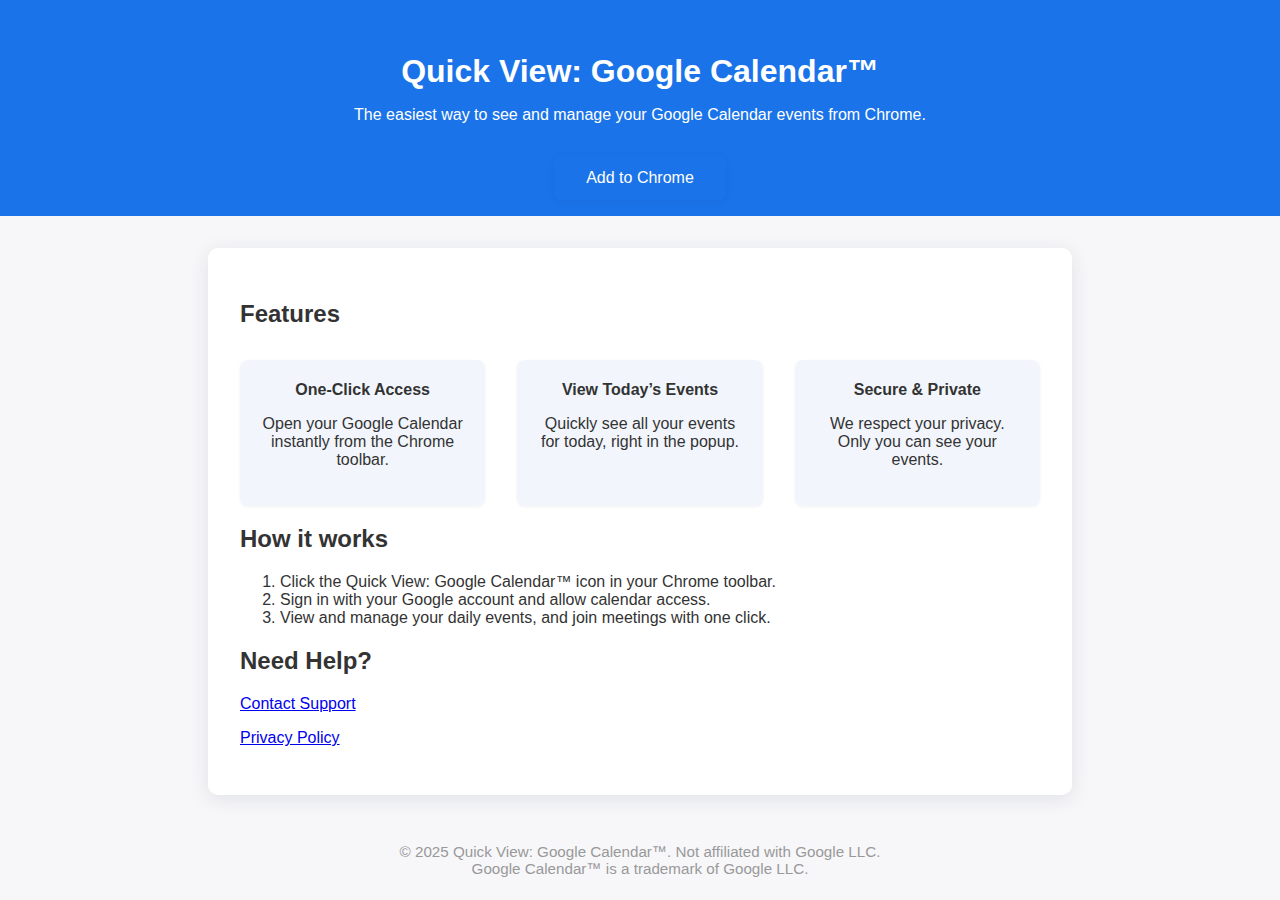
<file: index.html>
<!DOCTYPE html>
<html lang="en">
<head>
  <meta charset="UTF-8" />
  <meta name="viewport" content="width=device-width, initial-scale=1.0"/>
  <title>Quick View: Google Calendar™ – Chrome Extension</title>
  <meta name="description" content="Quick View: Google Calendar™ is a Chrome extension that lets you instantly see and manage your Google Calendar events in one click."/>
  <link rel="icon" href="favicon.ico"/>
  <style>
    body {
      font-family: Arial, sans-serif;
      background: #f7f7f9;
      margin: 0;
      padding: 0;
      color: #333;
    }
    header {
      background: #1a73e8;
      color: #fff;
      padding: 2rem 0 1rem 0;
      text-align: center;
    }
    .container {
      max-width: 800px;
      margin: 2rem auto;
      background: #fff;
      padding: 2rem;
      border-radius: 10px;
      box-shadow: 0 4px 20px rgba(30,40,70,0.1);
    }
    h1 {
      margin-bottom: 0.4rem;
    }
    .btn {
      background: #1a73e8;
      color: #fff;
      padding: 0.8rem 2rem;
      border-radius: 6px;
      border: none;
      font-size: 1rem;
      cursor: pointer;
      text-decoration: none;
      margin-top: 1rem;
      display: inline-block;
      box-shadow: 0 2px 8px rgba(30,40,70,0.05);
    }
    .features {
      margin-top: 2rem;
      display: grid;
      grid-template-columns: 1fr 1fr 1fr;
      gap: 2rem;
    }
    .feature {
      background: #f2f6fc;
      padding: 1.3rem;
      border-radius: 8px;
      text-align: center;
      box-shadow: 0 1px 3px rgba(30,40,70,0.06);
    }
    @media (max-width: 700px) {
      .container {
        padding: 1rem;
      }
      .features {
        grid-template-columns: 1fr;
      }
    }
    footer {
      text-align: center;
      color: #999;
      padding: 1rem 0 0.5rem 0;
      font-size: 0.95rem;
    }
  </style>
</head>
<body>
  <header>
    <h1>Quick View: Google Calendar™</h1>
    <p>The easiest way to see and manage your Google Calendar events from Chrome.</p>
    <a href="https://chrome.google.com/webstore" class="btn">Add to Chrome</a>
  </header>
  <main class="container">
    <h2>Features</h2>
    <div class="features">
      <div class="feature">
        <strong>One-Click Access</strong>
        <p>Open your Google Calendar instantly from the Chrome toolbar.</p>
      </div>
      <div class="feature">
        <strong>View Today’s Events</strong>
        <p>Quickly see all your events for today, right in the popup.</p>
      </div>
      <div class="feature">
        <strong>Secure & Private</strong>
        <p>We respect your privacy. Only you can see your events.</p>
      </div>
    </div>
    <h2>How it works</h2>
    <ol>
      <li>Click the Quick View: Google Calendar™ icon in your Chrome toolbar.</li>
      <li>Sign in with your Google account and allow calendar access.</li>
      <li>View and manage your daily events, and join meetings with one click.</li>
    </ol>
    <h2>Need Help?</h2>
    <p>
      <a href="mailto:support@yourdomain.com">Contact Support</a>
    </p>
    <p>
      <a href="privacy.html">Privacy Policy</a>
    </p>
  </main>
  <footer>
    &copy; 2025 Quick View: Google Calendar™. Not affiliated with Google LLC.<br/>
    Google Calendar™ is a trademark of Google LLC.
  </footer>
</body>
</html>
</file>
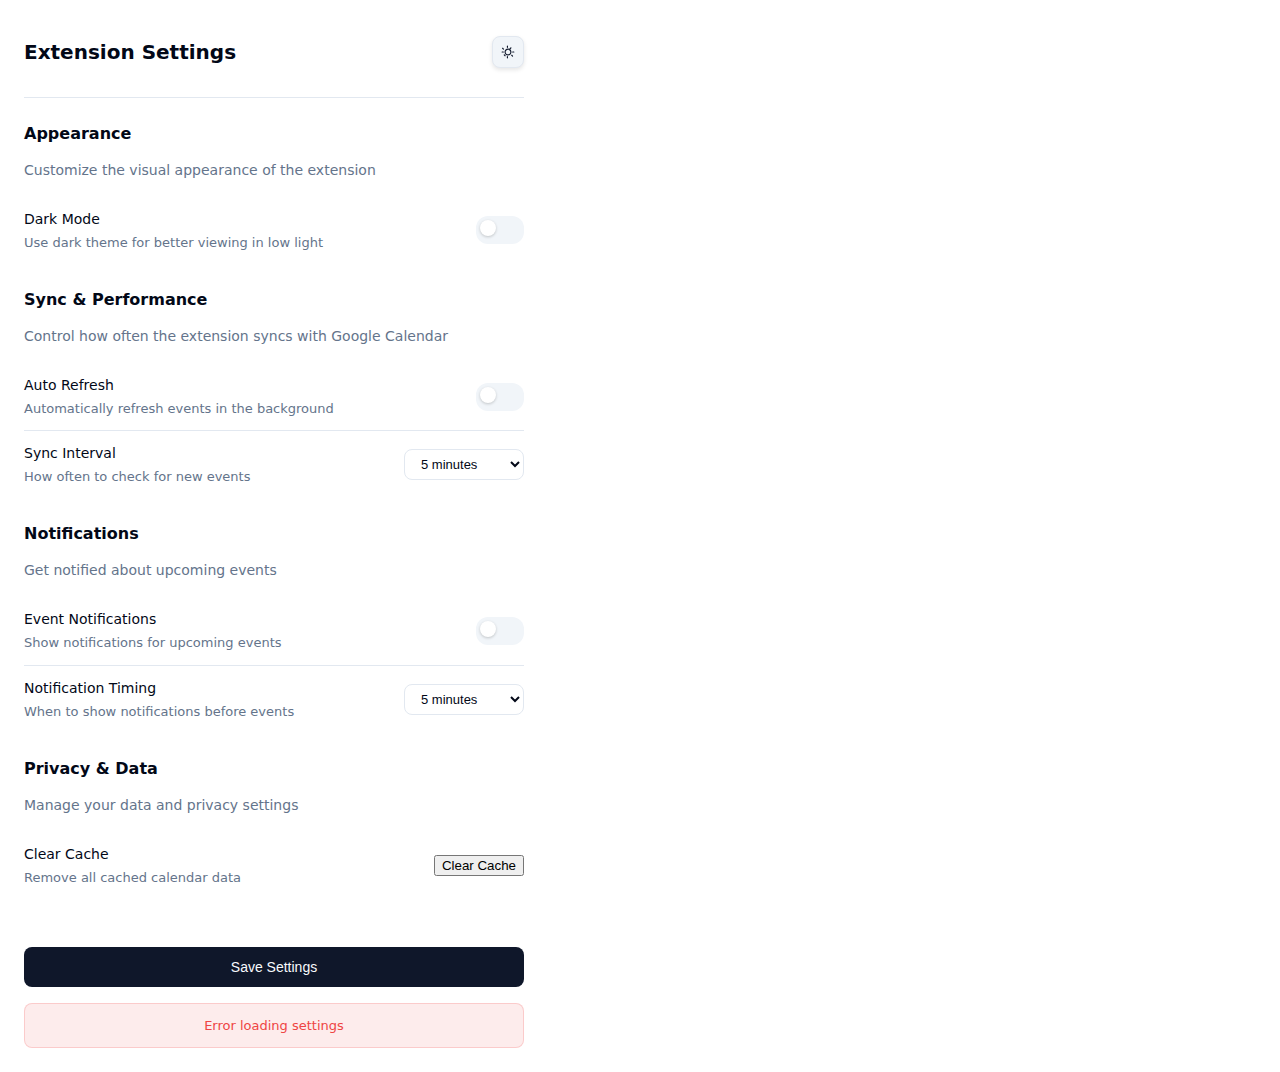
<file: options.html>
<!DOCTYPE html>
<html data-theme="light">
<head>
    <meta charset="utf-8">
    <title>Calendar Extension Settings</title>
    <meta name="viewport" content="width=device-width, initial-scale=1.0">
    <link rel="stylesheet" href="styles.css">
    <style>
        body {
            width: 500px;
            min-height: 400px;
            padding: 24px;
        }
        
        .settings-header {
            display: flex;
            align-items: center;
            justify-content: space-between;
            margin-bottom: 24px;
            padding-bottom: 16px;
            border-bottom: 1px solid var(--border);
        }
        
        .settings-title {
            font-size: 20px;
            font-weight: 600;
            color: var(--foreground);
        }
        
        .settings-section {
            margin-bottom: 24px;
        }
        
        .section-title {
            font-size: 16px;
            font-weight: 600;
            color: var(--foreground);
            margin-bottom: 12px;
        }
        
        .section-description {
            font-size: 14px;
            color: var(--muted-foreground);
            margin-bottom: 16px;
            line-height: 1.5;
        }
        
        .setting-item {
            display: flex;
            align-items: center;
            justify-content: space-between;
            padding: 12px 0;
            border-bottom: 1px solid var(--border);
        }
        
        .setting-item:last-child {
            border-bottom: none;
        }
        
        .setting-info {
            flex: 1;
        }
        
        .setting-label {
            font-size: 14px;
            font-weight: 500;
            color: var(--foreground);
            margin-bottom: 4px;
        }
        
        .setting-description {
            font-size: 13px;
            color: var(--muted-foreground);
            line-height: 1.4;
        }
        
        .setting-control {
            margin-left: 16px;
        }
        
        .toggle-switch {
            position: relative;
            width: 44px;
            height: 24px;
            background: var(--muted);
            border-radius: 12px;
            cursor: pointer;
            transition: var(--transition-all);
            border: 2px solid transparent;
        }
        
        .toggle-switch.active {
            background: var(--primary);
        }
        
        .toggle-switch::after {
            content: '';
            position: absolute;
            top: 2px;
            left: 2px;
            width: 16px;
            height: 16px;
            background: white;
            border-radius: 50%;
            transition: var(--transition-all);
            box-shadow: 0 1px 3px rgba(0, 0, 0, 0.2);
        }
        
        .toggle-switch.active::after {
            transform: translateX(20px);
        }
        
        .select-control {
            padding: 6px 12px;
            border: 1px solid var(--border);
            border-radius: var(--radius);
            background: var(--background);
            color: var(--foreground);
            font-size: 13px;
            min-width: 120px;
        }
        
        .select-control:focus {
            outline: 2px solid var(--ring);
            outline-offset: 2px;
        }
        
        .save-button {
            background: var(--primary);
            color: var(--primary-foreground);
            border: none;
            padding: 12px 24px;
            border-radius: var(--radius);
            font-size: 14px;
            font-weight: 500;
            cursor: pointer;
            transition: var(--transition-all);
            width: 100%;
            margin-top: 24px;
        }
        
        .save-button:hover {
            background: hsl(222.2 47.4% 8%);
        }
        
        .save-button:disabled {
            opacity: 0.6;
            cursor: not-allowed;
        }
        
        .status-message {
            padding: 12px;
            border-radius: var(--radius);
            margin-top: 16px;
            font-size: 13px;
            text-align: center;
            display: none;
        }
        
        .status-success {
            background: hsl(142.1 76.2% 36.3% / 0.1);
            color: hsl(142.1 70.6% 45.3%);
            border: 1px solid hsl(142.1 76.2% 36.3% / 0.2);
        }
        
        .status-error {
            background: hsl(0 84.2% 60.2% / 0.1);
            color: hsl(0 84.2% 60.2%);
            border: 1px solid hsl(0 84.2% 60.2% / 0.2);
        }
    </style>
</head>
<body>
    <div class="settings-header">
        <h1 class="settings-title">Extension Settings</h1>
        <button id="theme-toggle" class="icon-btn theme-toggle" title="Toggle Theme">
            <svg width="16" height="16" viewBox="0 0 24 24" fill="currentColor" class="sun-icon">
                <path d="M12 18c-3.3 0-6-2.7-6-6s2.7-6 6-6 6 2.7 6 6-2.7 6-6 6zm0-10c-2.2 0-4 1.8-4 4s1.8 4 4 4 4-1.8 4-4-1.8-4-4-4zM12 4V2c0-.6-.4-1-1-1s-1 .4-1 1v2c0 .6.4 1 1 1s1-.4 1-1zM12 22v-2c0-.6-.4-1-1-1s-1 .4-1 1v2c0 .6.4 1 1 1s1-.4 1-1zM20 13h2c.6 0 1-.4 1-1s-.4-1-1-1h-2c-.6 0-1 .4-1 1s.4 1 1 1zM4 13H2c-.6 0-1-.4-1-1s.4-1 1-1h2c.6 0 1 .4 1 1s-.4 1-1 1zM17.7 18.3l1.4 1.4c.4.4 1 .4 1.4 0s.4-1 0-1.4l-1.4-1.4c-.4-.4-1-.4-1.4 0s-.4 1 0 1.4zM4.9 6.3L3.5 4.9c-.4-.4-1-.4-1.4 0s-.4 1 0 1.4l1.4 1.4c.4.4 1 .4 1.4 0s.4-1 0-1.4zM17.7 5.7c.4-.4.4-1 0-1.4s-1-.4-1.4 0l-1.4 1.4c-.4.4-.4 1 0 1.4s1 .4 1.4 0l1.4-1.4zM6.3 19.1c.4.4 1 .4 1.4 0s.4-1 0-1.4l-1.4-1.4c-.4-.4-1-.4-1.4 0s-.4 1 0 1.4l1.4 1.4z"/>
            </svg>
            <svg width="16" height="16" viewBox="0 0 24 24" fill="currentColor" class="moon-icon" style="display: none;">
                <path d="M21.64 13a1 1 0 0 0-1.05-.14 8.05 8.05 0 0 1-3.37.73 8.15 8.15 0 0 1-8.14-8.1 8.59 8.59 0 0 1 .25-2A1 1 0 0 0 8 2.36a10.14 10.14 0 1 0 14 11.69 1 1 0 0 0-.36-1.05z"/>
            </svg>
        </button>
    </div>

    <div class="settings-section">
        <h2 class="section-title">Appearance</h2>
        <p class="section-description">Customize the visual appearance of the extension</p>
        
        <div class="setting-item">
            <div class="setting-info">
                <div class="setting-label">Dark Mode</div>
                <div class="setting-description">Use dark theme for better viewing in low light</div>
            </div>
            <div class="setting-control">
                <div class="toggle-switch" id="dark-mode-toggle"></div>
            </div>
        </div>
    </div>

    <div class="settings-section">
        <h2 class="section-title">Sync & Performance</h2>
        <p class="section-description">Control how often the extension syncs with Google Calendar</p>
        
        <div class="setting-item">
            <div class="setting-info">
                <div class="setting-label">Auto Refresh</div>
                <div class="setting-description">Automatically refresh events in the background</div>
            </div>
            <div class="setting-control">
                <div class="toggle-switch" id="auto-refresh-toggle"></div>
            </div>
        </div>
        
        <div class="setting-item">
            <div class="setting-info">
                <div class="setting-label">Sync Interval</div>
                <div class="setting-description">How often to check for new events</div>
            </div>
            <div class="setting-control">
                <select class="select-control" id="sync-interval">
                    <option value="300000">5 minutes</option>
                    <option value="900000">15 minutes</option>
                    <option value="1800000">30 minutes</option>
                    <option value="3600000">1 hour</option>
                </select>
            </div>
        </div>
    </div>

    <div class="settings-section">
        <h2 class="section-title">Notifications</h2>
        <p class="section-description">Get notified about upcoming events</p>
        
        <div class="setting-item">
            <div class="setting-info">
                <div class="setting-label">Event Notifications</div>
                <div class="setting-description">Show notifications for upcoming events</div>
            </div>
            <div class="setting-control">
                <div class="toggle-switch" id="notifications-toggle"></div>
            </div>
        </div>
        
        <div class="setting-item">
            <div class="setting-info">
                <div class="setting-label">Notification Timing</div>
                <div class="setting-description">When to show notifications before events</div>
            </div>
            <div class="setting-control">
                <select class="select-control" id="notification-timing">
                    <option value="300000">5 minutes</option>
                    <option value="600000">10 minutes</option>
                    <option value="900000">15 minutes</option>
                    <option value="1800000">30 minutes</option>
                </select>
            </div>
        </div>
    </div>

    <div class="settings-section">
        <h2 class="section-title">Privacy & Data</h2>
        <p class="section-description">Manage your data and privacy settings</p>
        
        <div class="setting-item">
            <div class="setting-info">
                <div class="setting-label">Clear Cache</div>
                <div class="setting-description">Remove all cached calendar data</div>
            </div>
            <div class="setting-control">
                <button class="btn btn-secondary" id="clear-cache-btn">Clear Cache</button>
            </div>
        </div>
    </div>

    <button class="save-button" id="save-settings">Save Settings</button>
    
    <div class="status-message" id="status-message"></div>

    <script src="options.js"></script>
</body>
</html>
</file>
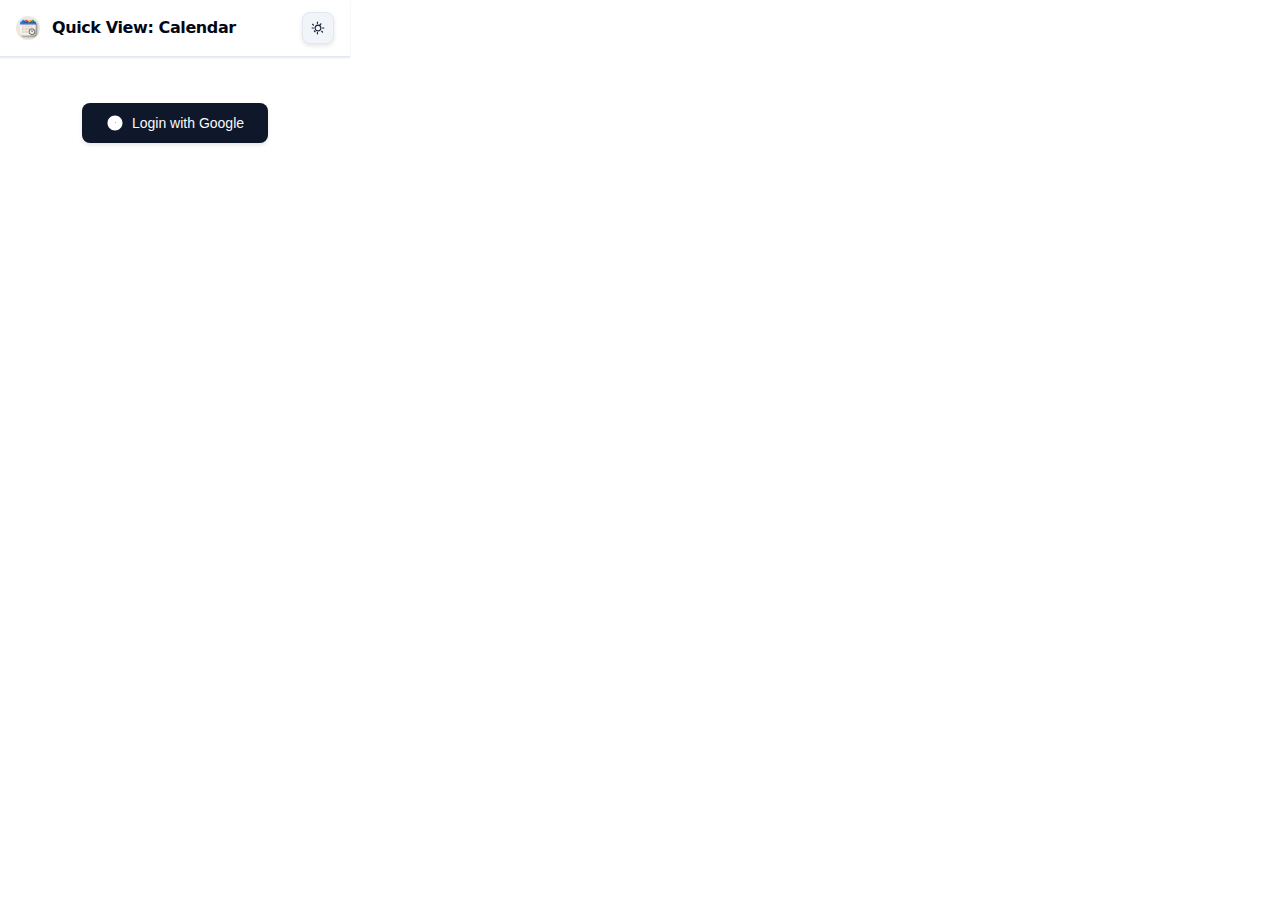
<file: popup.html>
<!DOCTYPE html>
<html data-theme="light">
  <head>
    <title>Quick View: Google Calendar</title>
    <link rel="stylesheet" href="styles.css" />
    <meta name="viewport" content="width=device-width, initial-scale=1.0">
  </head>
  <body>
    <header class="app-header">
      <img src="icons/icon48.jpeg" alt="Calendar" class="app-logo" />
      <div class="app-title">Quick View: Calendar</div>
      <button id="theme-toggle" class="icon-btn theme-toggle" title="Toggle Theme">
        <svg width="16" height="16" viewBox="0 0 24 24" fill="currentColor" class="sun-icon">
          <path d="M12 18c-3.3 0-6-2.7-6-6s2.7-6 6-6 6 2.7 6 6-2.7 6-6 6zm0-10c-2.2 0-4 1.8-4 4s1.8 4 4 4 4-1.8 4-4-1.8-4-4-4zM12 4V2c0-.6-.4-1-1-1s-1 .4-1 1v2c0 .6.4 1 1 1s1-.4 1-1zM12 22v-2c0-.6-.4-1-1-1s-1 .4-1 1v2c0 .6.4 1 1 1s1-.4 1-1zM20 13h2c.6 0 1-.4 1-1s-.4-1-1-1h-2c-.6 0-1 .4-1 1s.4 1 1 1zM4 13H2c-.6 0-1-.4-1-1s.4-1 1-1h2c.6 0 1 .4 1 1s-.4 1-1 1zM17.7 18.3l1.4 1.4c.4.4 1 .4 1.4 0s.4-1 0-1.4l-1.4-1.4c-.4-.4-1-.4-1.4 0s-.4 1 0 1.4zM4.9 6.3L3.5 4.9c-.4-.4-1-.4-1.4 0s-.4 1 0 1.4l1.4 1.4c.4.4 1 .4 1.4 0s.4-1 0-1.4zM17.7 5.7c.4-.4.4-1 0-1.4s-1-.4-1.4 0l-1.4 1.4c-.4.4-.4 1 0 1.4s1 .4 1.4 0l1.4-1.4zM6.3 19.1c.4.4 1 .4 1.4 0s.4-1 0-1.4l-1.4-1.4c-.4-.4-1-.4-1.4 0s-.4 1 0 1.4l1.4 1.4z"/>
        </svg>
        <svg width="16" height="16" viewBox="0 0 24 24" fill="currentColor" class="moon-icon" style="display: none;">
          <path d="M21.64 13a1 1 0 0 0-1.05-.14 8.05 8.05 0 0 1-3.37.73 8.15 8.15 0 0 1-8.14-8.1 8.59 8.59 0 0 1 .25-2A1 1 0 0 0 8 2.36a10.14 10.14 0 1 0 14 11.69 1 1 0 0 0-.36-1.05z"/>
        </svg>
      </button>
    </header>
    
    <div id="login-section">
      <button id="login-btn">Login with Google</button>
    </div>
    
    <div id="events-section" style="display: none">
      <div class="navbar">
        <div class="view-selector">
          <button class="view-btn active" data-view="today">Today</button>
          <button class="view-btn" data-view="tomorrow">Tomorrow</button>
          <button class="view-btn" data-view="week">Week</button>
        </div>
        <div class="nav-actions">
          <button id="reload-btn" class="icon-btn" title="Reload Events">
            <svg width="16" height="16" viewBox="0 0 24 24" fill="currentColor">
              <path d="M17.65 6.35C16.2 4.9 14.21 4 12 4c-4.42 0-7.99 3.58-7.99 8s3.57 8 7.99 8c3.73 0 6.84-2.55 7.73-6h-2.08c-.82 2.33-3.04 4-5.65 4-3.31 0-6-2.69-6-6s2.69-6 6-6c1.66 0 3.14.69 4.22 1.78L13 11h7V4l-2.35 2.35z"/>
            </svg>
          </button>
          <button id="logout-btn" class="icon-btn" title="Logout">
            <svg width="16" height="16" viewBox="0 0 24 24" fill="currentColor">
              <path d="M17 7l-1.41 1.41L18.17 11H8v2h10.17l-2.58 2.58L17 17l5-5zM4 5h8V3H4c-1.1 0-2 .9-2 2v14c0 1.1.9 2 2 2h8v-2H4V5z"/>
            </svg>
          </button>
        </div>
      </div>
      
      <button id="quick-add-btn" class="quick-add-btn">
        + Quick Add Event
      </button>
      
      <div id="events-container">
        <div class="last-update-info"></div>
        <div id="events-content"></div>
      </div>
    </div>

    <!-- Error Toast -->
    <div id="error-toast" class="toast" style="display: none;">
      <div class="toast-content">
        <span class="toast-message"></span>
        <button class="toast-close">&times;</button>
      </div>
    </div>
    <script src="popup.js"></script>
  </body>
</html>
</file>
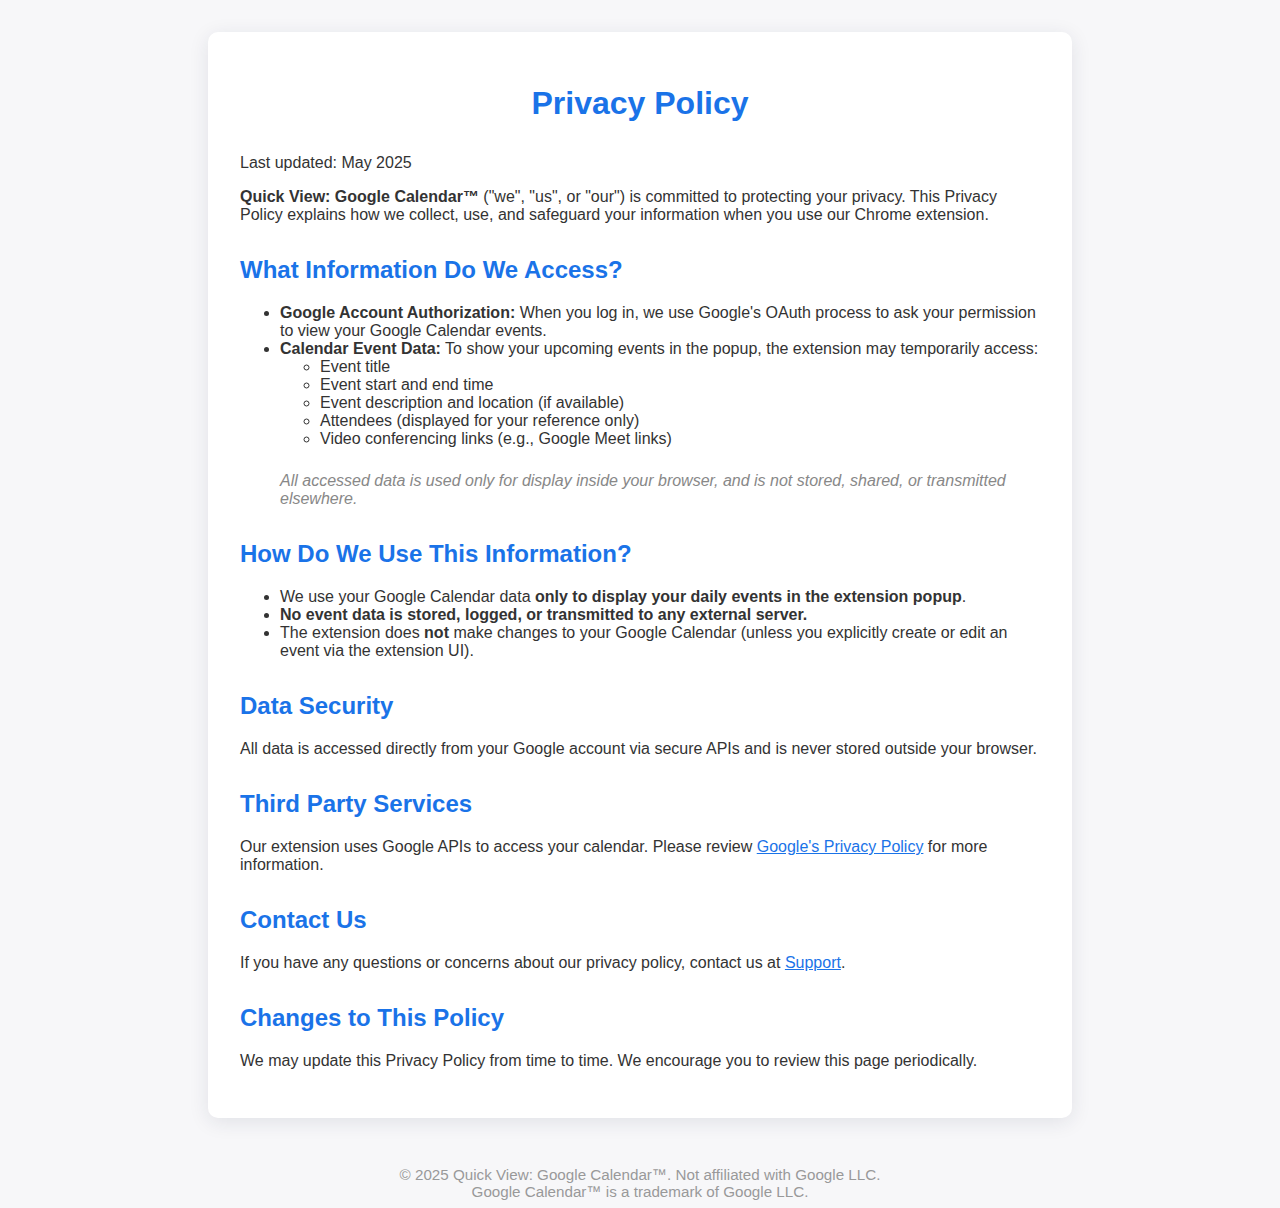
<file: privacy.html>
<!DOCTYPE html>
<html lang="en">
<head>
  <meta charset="UTF-8" />
  <meta name="viewport" content="width=device-width, initial-scale=1.0"/>
  <title>Privacy Policy – Quick View: Google Calendar™</title>
  <meta name="description" content="Privacy policy for Quick View: Google Calendar™ Chrome Extension."/>
  <link rel="icon" href="favicon.ico"/>
  <style>
    body {
      font-family: Arial, sans-serif;
      background: #f7f7f9;
      color: #333;
      margin: 0;
      padding: 0;
    }
    .container {
      max-width: 800px;
      margin: 2rem auto;
      background: #fff;
      padding: 2rem;
      border-radius: 10px;
      box-shadow: 0 4px 20px rgba(30,40,70,0.1);
    }
    h1 {
      text-align: center;
      color: #1a73e8;
      margin-bottom: 2rem;
    }
    h2 {
      color: #1a73e8;
      margin-top: 2rem;
    }
    a { color: #1a73e8; }
    footer {
      text-align: center;
      color: #999;
      padding: 1rem 0 0.5rem 0;
      font-size: 0.95rem;
    }
    ul {
      margin-bottom: 1.5rem;
    }
    em {
      color: #888;
    }
  </style>
</head>
<body>
  <div class="container">
    <h1>Privacy Policy</h1>
    <p>Last updated: May 2025</p>
    <p>
      <strong>Quick View: Google Calendar™</strong> ("we", "us", or "our") is committed to protecting your privacy. This Privacy Policy explains how we collect, use, and safeguard your information when you use our Chrome extension.
    </p>

    <h2>What Information Do We Access?</h2>
    <ul>
      <li>
        <strong>Google Account Authorization:</strong>
        When you log in, we use Google's OAuth process to ask your permission to view your Google Calendar events.
      </li>
      <li>
        <strong>Calendar Event Data:</strong>
        To show your upcoming events in the popup, the extension may temporarily access:
        <ul>
          <li>Event title</li>
          <li>Event start and end time</li>
          <li>Event description and location (if available)</li>
          <li>Attendees (displayed for your reference only)</li>
          <li>Video conferencing links (e.g., Google Meet links)</li>
        </ul>
        <em>All accessed data is used only for display inside your browser, and is not stored, shared, or transmitted elsewhere.</em>
      </li>
    </ul>

    <h2>How Do We Use This Information?</h2>
    <ul>
      <li>
        We use your Google Calendar data <strong>only to display your daily events in the extension popup</strong>.
      </li>
      <li>
        <strong>No event data is stored, logged, or transmitted to any external server.</strong>
      </li>
      <li>
        The extension does <strong>not</strong> make changes to your Google Calendar (unless you explicitly create or edit an event via the extension UI).
      </li>
    </ul>

    <h2>Data Security</h2>
    <p>
      All data is accessed directly from your Google account via secure APIs and is never stored outside your browser.
    </p>

    <h2>Third Party Services</h2>
    <p>
      Our extension uses Google APIs to access your calendar. Please review <a href="https://policies.google.com/privacy" target="_blank">Google's Privacy Policy</a> for more information.
    </p>

    <h2>Contact Us</h2>
    <p>
      If you have any questions or concerns about our privacy policy, contact us at <a href="mailto:ab15.badar@gmail.com">Support</a>.
    </p>

    <h2>Changes to This Policy</h2>
    <p>
      We may update this Privacy Policy from time to time. We encourage you to review this page periodically.
    </p>
  </div>
  <footer>
    &copy; 2025 Quick View: Google Calendar™. Not affiliated with Google LLC.<br/>
    Google Calendar™ is a trademark of Google LLC.
  </footer>
</body>
</html>
</file>
<file: styles.css>
:root {
  --background: hsl(0 0% 100%);
  --foreground: hsl(222.2 84% 4.9%);
  --card: hsl(0 0% 100%);
  --card-foreground: hsl(222.2 84% 4.9%);
  --popover: hsl(0 0% 100%);
  --popover-foreground: hsl(222.2 84% 4.9%);
  --primary: hsl(222.2 47.4% 11.2%);
  --primary-foreground: hsl(210 40% 98%);
  --secondary: hsl(210 40% 96.1%);
  --secondary-foreground: hsl(222.2 47.4% 11.2%);
  --muted: hsl(210 40% 96.1%);
  --muted-foreground: hsl(215.4 16.3% 46.9%);
  --accent: hsl(210 40% 96.1%);
  --accent-foreground: hsl(222.2 47.4% 11.2%);
  --destructive: hsl(0 84.2% 60.2%);
  --destructive-foreground: hsl(210 40% 98%);
  --border: hsl(214.3 31.8% 91.4%);
  --input: hsl(214.3 31.8% 91.4%);
  --ring: hsl(222.2 84% 4.9%);
  --radius: 0.5rem;
  --radius-lg: 0.75rem;
  --header-height: 56px;
  --shadow-color: rgba(0, 0, 0, 0.1);
  --shadow-sm: 0 1px 2px var(--shadow-color);
  --shadow-md: 0 4px 8px var(--shadow-color);
  --shadow-elevation: 0 2px 4px var(--shadow-color);
  --transition-all: all 0.2s cubic-bezier(0.4, 0, 0.2, 1);
  --gradient-primary: linear-gradient(135deg, hsl(222.2 47.4% 11.2%), hsl(224 50% 15%));
  --gradient-accent: linear-gradient(135deg, hsl(210 40% 96.1%), hsl(210 40% 93%));
  --gradient-start: rgba(255, 255, 255, 0.8);
  --gradient-end: rgba(255, 255, 255, 0);
  --card-shadow: 0 2px 4px var(--shadow-color);
  --card-hover-shadow: 0 4px 8px var(--shadow-color);
  --pattern-color: rgba(125, 125, 125, 0.05);
}

* {
  transition: all 0.2s ease-in-out;
}

@keyframes fadeIn {
  from {
    opacity: 0;
    transform: translateY(10px);
  }
  to {
    opacity: 1;
    transform: translateY(0);
  }
}

@keyframes pulse {
  0% {
    transform: scale(1);
  }
  50% {
    transform: scale(1.05);
  }
  100% {
    transform: scale(1);
  }
}

body {
  width: 350px;
  margin: 0;
  font-family: ui-sans-serif, system-ui, -apple-system, BlinkMacSystemFont, sans-serif;
  color: var(--foreground);
  background: var(--background);
  line-height: 1.5;
  border-radius: calc(var(--radius) * 2);
  overflow: hidden;
  animation: fadeIn 0.2s ease-out;
  transition: background-color 0.3s ease, color 0.3s ease;
}

.app-header {
  height: var(--header-height);
  display: flex;
  align-items: center;
  padding: 0 16px;
  background: var(--card);
  border-bottom: 1px solid var(--border);
  position: relative;
  box-shadow: 0 1px 2px var(--shadow-color);
  transition: background-color 0.3s ease, border-color 0.3s ease;
}

.app-logo {
  width: 24px;
  height: 24px;
  border-radius: 50%;
  margin-right: 12px;
  position: relative;
  z-index: 1;
}

.app-title {
  font-size: 16px;
  font-weight: 600;
  color: var(--foreground);
  letter-spacing: -0.025em;
  position: relative;
  z-index: 1;
}

#login-section {
  display: flex;
  justify-content: center;
  align-items: center;
  min-height: 100px;
}

#login-btn {
  background-color: var(--primary);
  color: var(--primary-foreground);
  border: none;
  padding: 0 24px;
  height: 40px;
  border-radius: var(--radius);
  font-size: 14px;
  font-weight: 500;
  cursor: pointer;
  transition: all 0.2s ease;
  display: flex;
  align-items: center;
  gap: 8px;
  position: relative;
  box-shadow: var(--card-shadow);
}

#login-btn::before {
  content: '';
  width: 18px;
  height: 18px;
  background-image: url('data:image/svg+xml,<svg xmlns="http://www.w3.org/2000/svg" viewBox="0 0 24 24" fill="white"><path d="M12.545 12.151L12 12.456l.545-.305zm0 0l.545.305c.276-.492.276-1.094 0-1.586l-.545.305zm0 0l-.545-.305M12 2c5.523 0 10 4.477 10 10s-4.477 10-10 10S2 17.523 2 12 6.477 2 12 2"/></svg>');
  display: block;
}

#login-btn:hover {
  opacity: 0.9;
  transform: translateY(-1px);
  box-shadow: 0 4px 8px var(--shadow-color);
}

#login-section, #events-section {
  padding: 16px;
}

#events-section {
  padding-top: 8px;
}

.navbar {
  display: flex;
  justify-content: space-between;
  align-items: center;
  margin-bottom: 16px;
  padding: 4px 0;
}

.view-selector {
  display: flex;
  background: var(--muted);
  border-radius: var(--radius);
  padding: 2px;
  gap: 2px;
}

.view-btn {
  padding: 6px 12px;
  border: none;
  background: transparent;
  color: var(--muted-foreground);
  font-size: 12px;
  font-weight: 500;
  border-radius: calc(var(--radius) - 2px);
  cursor: pointer;
  transition: var(--transition-all);
  white-space: nowrap;
}

.view-btn:hover {
  background: var(--accent);
  color: var(--accent-foreground);
}

.view-btn.active {
  background: var(--primary);
  color: var(--primary-foreground);
  box-shadow: var(--shadow-sm);
}

.nav-actions {
  display: flex;
  gap: 8px;
}

.icon-btn {
  background: var(--secondary);
  border: 1px solid var(--border);
  padding: 8px;
  border-radius: var(--radius);
  cursor: pointer;
  color: var(--secondary-foreground);
  display: flex;
  align-items: center;
  justify-content: center;
  transition: all 0.15s ease;
  width: 32px;
  height: 32px;
  position: relative;
  box-shadow: var(--card-shadow);
}

.icon-btn:hover {
  background: var(--muted);
  color: var(--muted-foreground);
  transform: translateY(-1px);
  box-shadow: var(--card-hover-shadow);
}

.icon-btn:disabled {
  opacity: 0.6;
  cursor: not-allowed;
}

.icon-btn.rotating svg {
  animation: rotate 1s linear infinite;
}

@keyframes rotate {
  from {
    transform: rotate(0deg);
  }
  to {
    transform: rotate(360deg);
  }
}

h2 {
  font-size: 18px;
  font-weight: 500;
  margin: 0;
  color: var(--text-color);
}

#events-list {
  list-style: none;
  padding: 0;
  margin: 0;
  max-height: 400px;
  overflow-y: auto;
}

#events-list li {
  padding: 12px;
  margin-bottom: 8px;
  background: var(--card);
  border-radius: var(--radius);
  border: 1px solid var(--border);
  transition: all 0.2s ease;
  position: relative;
  overflow: hidden;
  box-shadow: var(--card-shadow);
  background: var(--card);
  animation: fadeIn 0.3s ease-out;
  animation-fill-mode: both;
}

#events-list li:nth-child(1) { animation-delay: 0.1s; }
#events-list li:nth-child(2) { animation-delay: 0.2s; }
#events-list li:nth-child(3) { animation-delay: 0.3s; }
#events-list li:nth-child(4) { animation-delay: 0.4s; }
#events-list li:nth-child(5) { animation-delay: 0.5s; }

#events-list li:hover {
  background: var(--accent);
  border-color: var(--ring);
  transform: translateY(-1px);
  box-shadow: var(--card-hover-shadow);
}

#events-list li b {
  color: var(--text-color);
  font-size: 14px;
  font-weight: 500;
  display: block;
  margin-bottom: 4px;
  padding-left: 8px;
}

#events-list li a {
  color: var(--primary-color);
  text-decoration: none;
  font-size: 13px;
  display: inline-flex;
  align-items: center;
  margin-top: 8px;
  padding: 4px 8px;
  border-radius: 4px;
  transition: background-color 0.2s;
}

#events-list li a:hover {
  background-color: var(--primary-light);
  text-decoration: none;
}

#events-list li a:hover {
  text-decoration: underline;
}

.event-time {
  color: var(--muted-foreground);
  font-size: 13px;
  margin: 4px 0;
  padding-left: 8px;
  display: flex;
  align-items: center;
  gap: 6px;
  font-feature-settings: "kern";
}

.event-time::before {
  content: '';
  width: 14px;
  height: 14px;
  background-image: url('data:image/svg+xml,<svg xmlns="http://www.w3.org/2000/svg" viewBox="0 0 24 24" fill="currentColor"><path d="M12 2C6.5 2 2 6.5 2 12s4.5 10 10 10 10-4.5 10-10S17.5 2 12 2zm0 18c-4.4 0-8-3.6-8-8s3.6-8 8-8 8 3.6 8 8-3.6 8-8 8zm.5-13H11v6l5.2 3.2.8-1.2-4.5-2.7V7z"/></svg>');
  display: block;
  opacity: 0.7;
}

.event-location {
  color: var(--muted-foreground);
  font-size: 12px;
  margin: 4px 0;
  padding-left: 8px;
  display: flex;
  align-items: center;
  gap: 6px;
  font-feature-settings: "kern";
}

.event-location::before {
  content: '';
  width: 14px;
  height: 14px;
  background-image: url('data:image/svg+xml,<svg xmlns="http://www.w3.org/2000/svg" viewBox="0 0 24 24" fill="currentColor"><path d="M12 2C8.13 2 5 5.13 5 9c0 5.25 7 13 7 13s7-7.75 7-13c0-3.87-3.13-7-7-7zm0 9.5c-1.38 0-2.5-1.12-2.5-2.5s1.12-2.5 2.5-2.5 2.5 1.12 2.5 2.5-1.12 2.5-2.5 2.5z"/></svg>');
  display: block;
  opacity: 0.7;
}

.no-events {
  color: var(--muted-foreground);
  font-size: 14px;
  text-align: center;
  padding: 24px 16px;
  background: var(--muted);
  border-radius: var(--radius);
  border: 1px solid var(--border);
  font-feature-settings: "kern";
}

.last-update-info {
  color: var(--muted-foreground);
  font-size: 11px;
  text-align: center;
  padding: 8px 12px;
  letter-spacing: -0.01em;
  background: var(--muted);
  border-radius: var(--radius);
  margin-bottom: 12px;
  border: 1px solid var(--border);
  box-shadow: var(--card-shadow);
  transition: var(--transition-all);
}

.quick-add-btn {
  background-color: var(--secondary);
  color: var(--secondary-foreground);
  border: 1px solid var(--border);
  padding: 10px 16px;
  border-radius: var(--radius);
  font-size: 13px;
  font-weight: 500;
  cursor: pointer;
  transition: all 0.2s ease;
  margin-bottom: 16px;
  width: 100%;
  display: flex;
  align-items: center;
  justify-content: center;
  position: relative;
  box-shadow: var(--card-shadow);
}

.quick-add-btn:hover {
  background-color: var(--muted);
  transform: translateY(-1px);
  box-shadow: var(--card-hover-shadow);
}

.quick-add-btn:active {
  transform: scale(0.95);
}

/* Dark Mode Variables */
[data-theme="dark"] {
  --background: hsl(224 71.4% 4.1%);
  --foreground: hsl(210 20% 98%);
  --card: hsl(224 71.4% 4.1%);
  --card-foreground: hsl(210 20% 98%);
  --popover: hsl(224 71.4% 4.1%);
  --popover-foreground: hsl(210 20% 98%);
  --primary: hsl(210 20% 98%);
  --primary-foreground: hsl(220.9 39.3% 11%);
  --secondary: hsl(215 27.9% 16.9%);
  --secondary-foreground: hsl(210 20% 98%);
  --muted: hsl(215 27.9% 16.9%);
  --muted-foreground: hsl(217.9 10.6% 64.9%);
  --accent: hsl(215 27.9% 16.9%);
  --accent-foreground: hsl(210 20% 98%);
  --destructive: hsl(0 62.8% 30.6%);
  --destructive-foreground: hsl(210 20% 98%);
  --border: hsl(215 27.9% 16.9%);
  --input: hsl(215 27.9% 16.9%);
  --ring: hsl(216 12.2% 83.9%);
  --shadow-color: rgba(0, 0, 0, 0.8);
  --gradient-primary: linear-gradient(135deg, hsl(215 27.9% 16.9%), hsl(215 25% 20%));
  --gradient-accent: linear-gradient(135deg, hsl(215 27.9% 16.9%), hsl(215 27.9% 12%));
  --pattern-color: rgba(255, 255, 255, 0.02);
}

[data-theme="dark"] .meeting-btn {
  background: hsl(217 91% 65%);
  box-shadow: 0 1px 3px rgba(0, 0, 0, 0.5);
}

[data-theme="dark"] .meeting-btn:hover {
  background: hsl(217 91% 70%);
  box-shadow: 0 2px 6px rgba(0, 0, 0, 0.6);
}

/* View Selector Styles */
.navbar {
  display: flex;
  justify-content: space-between;
  align-items: center;
  padding: 12px 16px;
  border-bottom: 1px solid var(--border);
  background: var(--card);
}

.view-selector {
  display: flex;
  background: var(--muted);
  border-radius: var(--radius);
  padding: 2px;
  gap: 2px;
}

.view-btn {
  padding: 6px 12px;
  border: none;
  background: transparent;
  color: var(--muted-foreground);
  font-size: 12px;
  font-weight: 500;
  border-radius: calc(var(--radius) - 2px);
  cursor: pointer;
  transition: var(--transition-all);
  white-space: nowrap;
}

.view-btn:hover {
  background: var(--accent);
  color: var(--accent-foreground);
}

.view-btn.active {
  background: var(--primary);
  color: var(--primary-foreground);
  box-shadow: var(--shadow-sm);
}

.nav-actions {
  display: flex;
  gap: 8px;
}

/* Week View Styles */
.week-view {
  display: flex;
  flex-direction: column;
  gap: 16px;
  padding: 16px;
}

.day-section {
  background: var(--card);
  border-radius: var(--radius);
  overflow: hidden;
  box-shadow: var(--card-shadow);
}

.day-header {
  background: var(--muted);
  color: var(--muted-foreground);
  padding: 8px 12px;
  font-weight: 600;
  font-size: 13px;
  border-bottom: 1px solid var(--border);
}

.day-events-list {
  list-style: none;
  margin: 0;
  padding: 0;
}

.day-events-list .event-card {
  border-bottom: 1px solid var(--border);
  margin: 0;
}

.day-events-list .event-card:last-child {
  border-bottom: none;
}

/* Enhanced Event Card Styles */
.event-card {
  background: var(--card);
  border: 1px solid var(--border);
  border-radius: var(--radius);
  padding: 12px;
  margin-bottom: 8px;
  box-shadow: var(--card-shadow);
  transition: var(--transition-all);
  animation: fadeIn 0.3s ease-out forwards;
  opacity: 0;
  transform: translateY(10px);
  position: relative;
  overflow: hidden;
}

.event-card::before {
  content: '';
  position: absolute;
  top: 0;
  left: 0;
  right: 0;
  height: 3px;
  background: hsl(217 91% 60%);
  opacity: 0.8;
}

.event-card:hover {
  box-shadow: var(--card-hover-shadow);
  transform: translateY(-1px);
  border-color: var(--accent);
}

.event-header {
  display: flex;
  justify-content: space-between;
  align-items: flex-start;
  margin-bottom: 6px;
}

.event-title {
  font-weight: 600;
  color: var(--foreground);
  font-size: 14px;
  line-height: 1.4;
  flex: 1;
  margin-right: 8px;
}

.event-actions {
  display: flex;
  gap: 4px;
  opacity: 0;
  transition: var(--transition-all);
  align-items: center;
}

.event-card:hover .event-actions {
  opacity: 1;
}

.meeting-btn {
  background: hsl(217 91% 60%);
  color: white;
  border: none;
  padding: 6px 10px;
  border-radius: calc(var(--radius) / 2);
  font-size: 11px;
  font-weight: 500;
  cursor: pointer;
  transition: var(--transition-all);
  display: flex;
  align-items: center;
  gap: 5px;
  box-shadow: 0 1px 2px rgba(0, 0, 0, 0.1);
}

.meeting-btn:hover {
  background: hsl(217 91% 55%);
  transform: translateY(-1px);
  box-shadow: 0 2px 4px rgba(0, 0, 0, 0.15);
}

.event-time {
  color: var(--muted-foreground);
  font-size: 12px;
  font-weight: 500;
  margin-bottom: 4px;
}

.event-location {
  color: var(--muted-foreground);
  font-size: 11px;
  margin-top: 4px;
  display: flex;
  align-items: center;
  gap: 4px;
}

.event-location::before {
  content: "📍";
  font-size: 10px;
}

/* Toast Styles */
.toast {
  position: fixed;
  bottom: 16px;
  right: 16px;
  background: var(--card);
  border: 1px solid var(--border);
  border-radius: var(--radius);
  box-shadow: var(--shadow-md);
  z-index: 1001;
  animation: slideIn 0.3s ease-out;
  max-width: 300px;
}

@keyframes slideIn {
  from {
    transform: translateX(100%);
    opacity: 0;
  }
  to {
    transform: translateX(0);
    opacity: 1;
  }
}

.toast-content {
  padding: 12px 16px;
  display: flex;
  align-items: center;
  justify-content: space-between;
  gap: 8px;
}

.toast-message {
  color: var(--foreground);
  font-size: 13px;
  line-height: 1.4;
}

.toast-close {
  background: none;
  border: none;
  color: var(--muted-foreground);
  font-size: 16px;
  cursor: pointer;
  padding: 0;
  width: 20px;
  height: 20px;
  display: flex;
  align-items: center;
  justify-content: center;
}

.toast-close:hover {
  color: var(--foreground);
}

/* Theme Toggle Enhancement */
.theme-toggle {
  margin-left: auto;
}

.theme-toggle svg {
  transition: var(--transition-all);
}

/* Shimmer Loading Animation */
.shimmer-container {
  padding: 16px;
}

.shimmer-item {
  height: 60px;
  background: var(--muted);
  border-radius: var(--radius);
  margin-bottom: 8px;
  animation: shimmer 1.5s infinite;
}

@keyframes shimmer {
  0%, 100% {
    opacity: 0.6;
  }
  50% {
    opacity: 0.8;
  }
}

/* Lazy loading animations */
.lazy-load {
  opacity: 0;
  transform: translateY(20px);
  transition: all 0.6s cubic-bezier(0.4, 0, 0.2, 1);
}

.lazy-load.visible {
  opacity: 1;
  transform: translateY(0);
}

/* Improved accessibility */
@media (prefers-reduced-motion: reduce) {
  .lazy-load,
  .lazy-load.visible {
    transition: none;
    transform: none;
    opacity: 1;
  }
}

/* Keyboard navigation improvements */
.view-btn:focus-visible,
.btn:focus-visible,
.icon-btn:focus-visible {
  outline: 2px solid var(--ring);
  outline-offset: 2px;
  box-shadow: 0 0 0 4px rgba(66, 153, 225, 0.1);
}

/* Enhanced loading states */
.events-content:empty::before {
  content: "Loading events...";
  display: block;
  text-align: center;
  color: var(--muted-foreground);
  font-style: italic;
  padding: 40px 20px;
}

/* Performance indicator */
.performance-badge {
  position: fixed;
  bottom: 8px;
  left: 8px;
  background: var(--muted);
  color: var(--muted-foreground);
  font-size: 10px;
  padding: 2px 6px;
  border-radius: 4px;
  opacity: 0.6;
  pointer-events: none;
  display: none;
}

.performance-badge.show {
  display: block;
}

/* Week view improvements */
.week-view .day-section:last-child {
  margin-bottom: 0;
}

.week-view .day-header {
  position: sticky;
  top: 0;
  z-index: 10;
  backdrop-filter: blur(8px);
  background: var(--muted);
}

/* Enhanced hover effects */
.event-card:hover {
  transform: translateY(-2px);
  box-shadow: 0 8px 25px var(--shadow-color);
}

.event-card:hover .event-actions {
  opacity: 1;
  transform: translateX(0);
}

.event-actions {
  transform: translateX(10px);
  transition: all 0.2s ease-out;
}

/* Improved modal backdrop */
.modal {
  backdrop-filter: blur(4px);
  -webkit-backdrop-filter: blur(4px);
}

/* Better toast positioning for different screen sizes */
@media (max-width: 400px) {
  .toast {
    left: 8px;
    right: 8px;
    bottom: 8px;
    max-width: none;
  }
}

/* Print styles */
@media print {
  .navbar,
  .app-header,
  .event-actions,
  .modal,
  .toast {
    display: none !important;
  }
  
  .event-card {
    box-shadow: none;
    border: 1px solid #ccc;
    margin-bottom: 8px;
    break-inside: avoid;
  }
}

/* Responsive Design */
@media (max-width: 320px) {
  body {
    width: 300px;
  }
  
  .view-selector {
    flex-wrap: wrap;
  }
  
  .view-btn {
    font-size: 11px;
    padding: 5px 8px;
  }
  
  .event-title {
    font-size: 13px;
  }
  
  .modal-content {
    padding: 16px;
    min-width: 250px;
  }
}

/* Accessibility Improvements */
@media (prefers-reduced-motion: reduce) {
  * {
    animation-duration: 0.01ms !important;
    animation-iteration-count: 1 !important;
    transition-duration: 0.01ms !important;
  }
}

/* Focus States */
.view-btn:focus,
.btn:focus,
.icon-btn:focus {
  outline: 2px solid var(--ring);
  outline-offset: 2px;
}

/* High Contrast Mode Support */
@media (prefers-contrast: high) {
  :root {
    --shadow-color: rgba(0, 0, 0, 0.8);
    --border: hsl(0 0% 50%);
  }
  
  [data-theme="dark"] {
    --border: hsl(0 0% 70%);
  }
}

/* Event Card Animation Delays */
.event-card:nth-child(1) { animation-delay: 0.1s; }
.event-card:nth-child(2) { animation-delay: 0.2s; }
.event-card:nth-child(3) { animation-delay: 0.3s; }
.event-card:nth-child(4) { animation-delay: 0.4s; }
.event-card:nth-child(5) { animation-delay: 0.5s; }
.event-card:nth-child(n+6) { animation-delay: 0.6s; }

/* Rotation animation for reload button */
.rotating {
  animation: rotate 1s linear infinite;
}

@keyframes rotate {
  from {
    transform: rotate(0deg);
  }
  to {
    transform: rotate(360deg);
  }
}

/* Enhanced no-events state */
.no-events {
  text-align: center;
  color: var(--muted-foreground);
  font-style: italic;
  padding: 32px 16px;
  background: var(--muted);
  border-radius: var(--radius);
  margin: 16px;
  border: 1px dashed var(--border);
}

/* Events list improvements */
.events-list {
  list-style: none;
  margin: 0;
  padding: 16px;
}
</file>
